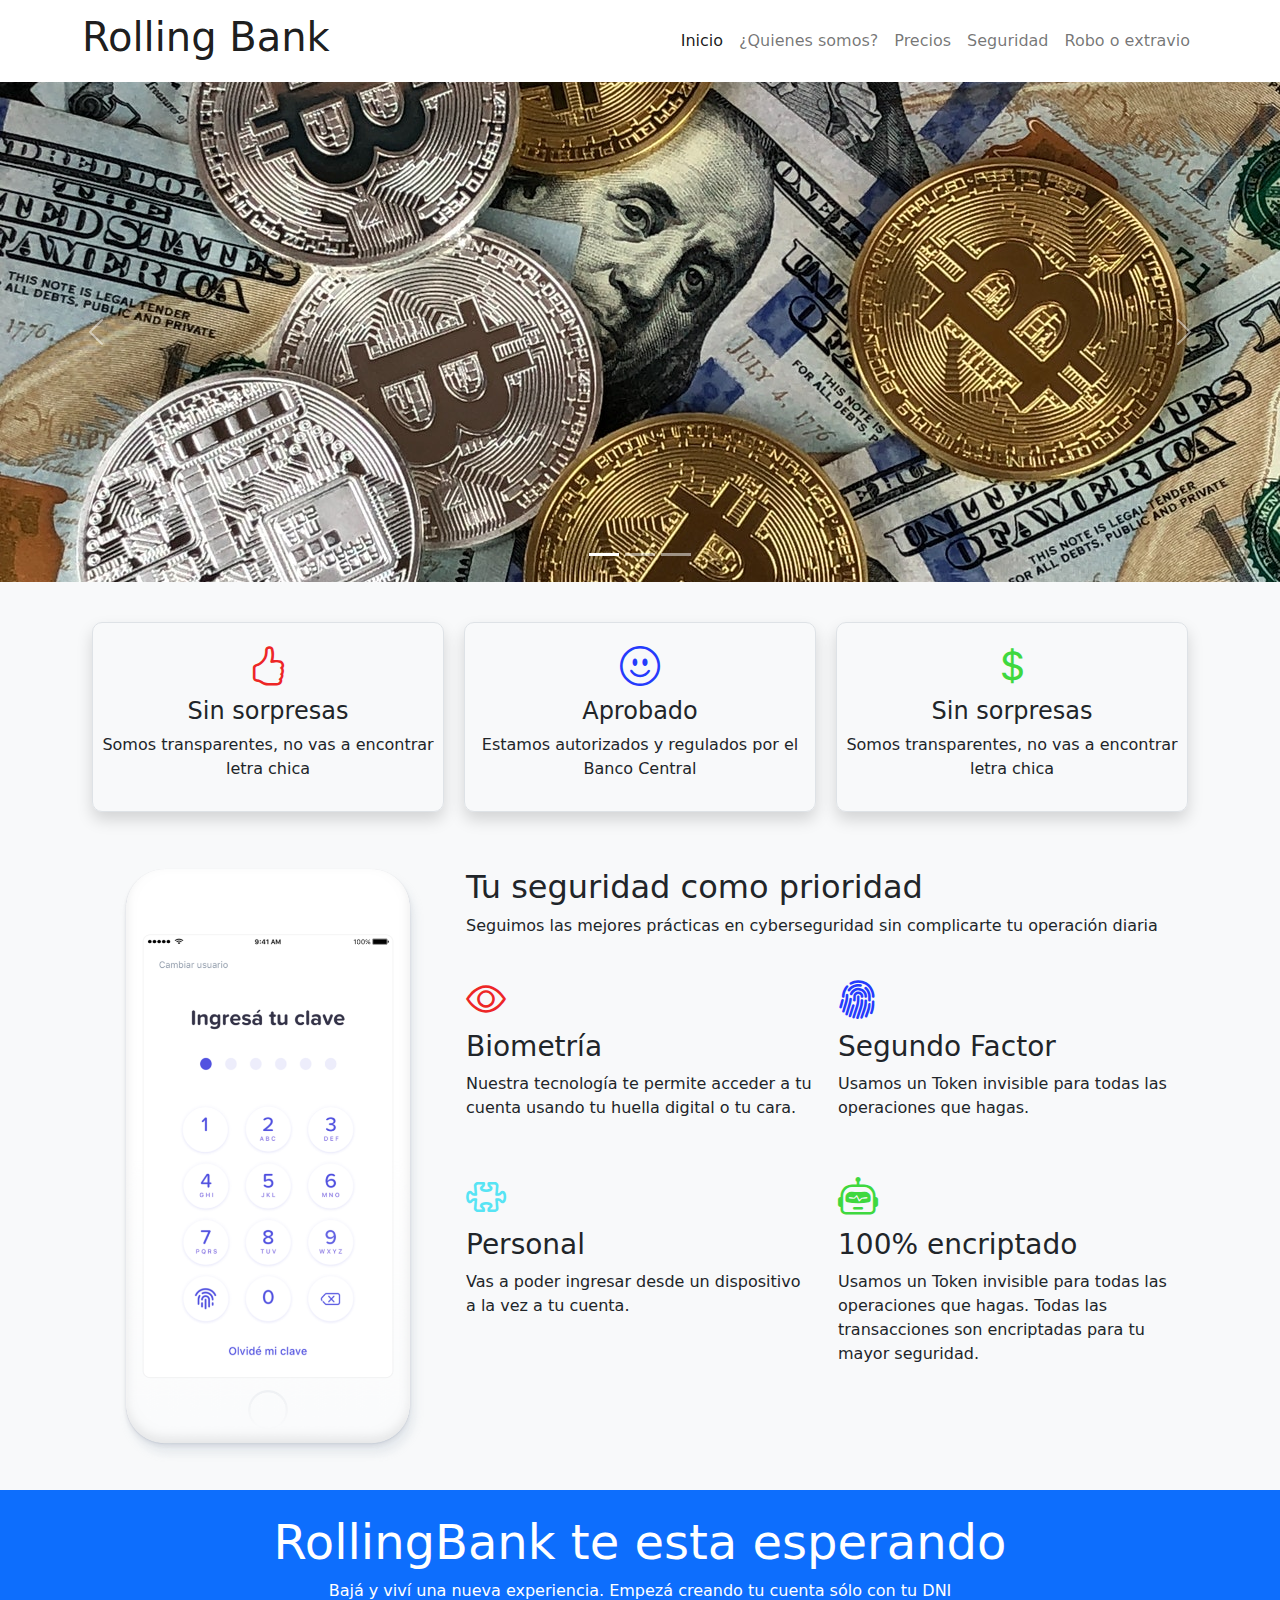
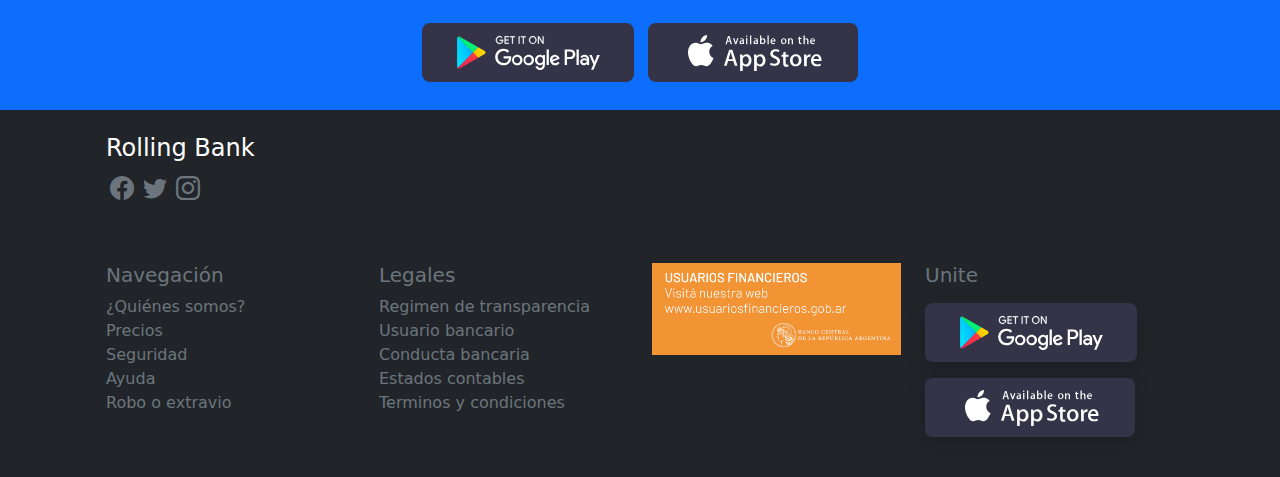
<file: index.html>
<!DOCTYPE html>
<html lang="es">

<head>
    <meta charset="UTF-8">
    <meta http-equiv="X-UA-Compatible" content="IE=edge">
    <meta name="viewport" content="width=device-width, initial-scale=1.0">
    <meta name="author" content="Rodrigo Vizcarra">
    <meta name="description" content="Banco de RollingCode">
    <meta name="keywords" content="Banco, Banco de RollingCode">
    <link rel="stylesheet" href="./css/bootstrap.min.css">
    <link rel="stylesheet" href="https://cdn.jsdelivr.net/npm/bootstrap-icons@1.10.2/font/bootstrap-icons.css">
    <link rel="stylesheet" href="./css/style.css">
    <title>RollingBank</title>
</head>

<body class="bg-light">
    <header>
        <nav class="navbar bg-white  navbar-expand-lg">
            <div class="container">
                <a class="navbar-brand" href="./index.html">
                    <h1>Rolling Bank</h1>
                </a>
                <button class="navbar-toggler" type="button" data-bs-toggle="collapse" data-bs-target="#navItems">
                    <span class="navbar-toggler-icon"></span>
                </button>
                <div id="navItems" class="collapse navbar-collapse">
                    <ul class="navbar-nav ms-auto">
                        <li class="nav-item">
                            <a href="index.html" class="nav-link active">Inicio</a>
                        </li>
                        <li class="nav-item">
                            <a href="./pages/quienesSomos.html" class="nav-link">¿Quienes somos?</a>
                        </li>
                        <li class="nav-item">
                            <a href="./pages/precios.html" class="nav-link">Precios</a>
                        </li>
                        <li class="nav-item">
                            <a href="./pages/Seguridad.html" class="nav-link">Seguridad</a>
                        </li>
                        <li class="nav-item">
                            <a href="./pages/error404.html" class="nav-link">Robo o extravio</a>
                        </li>
                    </ul>
                </div>
            </div>
        </nav>
    </header>

    <main class="container-fluid main">
        <div id="carouselPrincipal" class="carousel slide" data-bs-ride="carousel">
            <div class="carousel-indicators">
              <button type="button" data-bs-target="#carouselPrincipal" data-bs-slide-to="0" class="active" aria-current="carousel" aria-label="Slide 1"></button>
              <button type="button" data-bs-target="#carouselPrincipal" data-bs-slide-to="1" aria-label="Slide 2"></button>
              <button type="button" data-bs-target="#carouselPrincipal" data-bs-slide-to="2" aria-label="Slide 3"></button>
            </div>
            <div class="carousel-inner">
              <div class="carousel-item active">
                <img src="./img/banner/bitcoin.jpg" class="d-block w-100 imgCarousel" alt="Imagen de Bitcoin">
              </div>
              <div class="carousel-item">
                <img src="./img/banner/cajero.jpg" class="d-block w-100 imgCarousel" alt="Imagen de cajero">
              </div>
              <div class="carousel-item">
                <img src="./img/banner/dolar.jpg" class="d-block w-100 imgCarousel" alt="Imagen de dolar">
              </div>
            </div>
            <button class="carousel-control-prev" type="button" data-bs-target="#carouselPrincipal" data-bs-slide="prev">
              <span class="carousel-control-prev-icon" aria-hidden="carousel"></span>
              <span class="visually-hidden">Previous</span>
            </button>
            <button class="carousel-control-next" type="button" data-bs-target="#carouselPrincipal" data-bs-slide="next">
              <span class="carousel-control-next-icon" aria-hidden="carousel"></span>
              <span class="visually-hidden">Next</span>
            </button>
        </div>
        <aside class="container-fluid asideCards">
            <div class="container-fluid container-lg contenedorTarjetas">       
                <section class="tarjetas border d-flex flex-column justify-content-center shadow">
                    <header>
                        <i class="bi bi-hand-thumbs-up icons iconRed"></i>
                        <h4>Sin sorpresas</h4>
                    </header>
                    <p>
                        Somos transparentes, no vas a encontrar letra chica
                    </p>
                </section>
    
                <section class="tarjetas border d-flex flex-column justify-content-center shadow">
                    <header>
                        <i class="bi bi-emoji-smile icons iconBlue"></i>
                        <h4>Aprobado</h4>
                    </header>
                    <p>
                        Estamos autorizados y regulados por el Banco Central
                    </p>
                </section>
                <section class="tarjetas border d-flex flex-column justify-content-center shadow">
                    <header>
                        <i class="bi bi-currency-dollar icons iconGreen"></i>
                        <h4>Sin sorpresas</h4>
                    </header>
                    <p>
                        Somos transparentes, no vas a encontrar letra chica
                    </p>
                </section>    
            </div>
        </aside>
        <div class="container-fluid mb-4">
            <div class="row container-lg mx-auto">
                <div class="containerIphoneImage col-md-4">
                    <img class="iphoneImage" src="./img/iphone-illustration-sec.png" alt="">
                </div>
                <section class="col-md-8 my-3">
                    <header class="row">
                        <h2>Tu seguridad como prioridad</h2>
                        <p>Seguimos las mejores prácticas en cyberseguridad sin complicarte tu operación diaria</p>
                    </header>
                    <div class="row">
                        <section class="col-md-6 col-lg-6 my-3">
                            <i class="bi bi-eye icons iconRed"></i>
                            <h3>Biometría</h3>
                            <p>
                                Nuestra tecnología te permite acceder a tu cuenta usando tu huella digital o tu cara.
                            </p> 
                        </section>
                        <section class="col-md-6 col-lg-6 my-3">
                            <i class="bi bi-fingerprint icons iconBlue"></i>
                            <h3>Segundo Factor</h3>
                            <p>
                                Usamos un Token invisible para todas las operaciones que hagas.
                            </p> 
                        </section>
                        <section class="col-md-6 col-lg-6 my-3">
                            <i class="bi bi-puzzle icons iconSkyBlue"></i>
                            <h3>Personal</h3>
                            <p>
                                Vas a poder ingresar desde un dispositivo a la vez a tu cuenta.
                            </p> 
                        </section>
                        <section class="col-md-6 col-lg-6 my-3">
                            <i class="bi bi-robot icons iconGreen"></i>
                            <h3>100% encriptado</h3>
                            <p>
                                Usamos un Token invisible para todas las operaciones que hagas. Todas las transacciones son encriptadas para tu mayor seguridad.
                            </p> 
                        </section>
                    </div>
                </section>
            </div>
        </div>
        <div class="container-fluid bg-primary text-white py-4">
            <section class=" text-center">
                <h3 class="display-5">RollingBank te esta esperando</h3>
                <p>
                    Bajá y viví una nueva experiencia. Empezá creando tu cuenta sólo con tu DNI 
                </p>
                
                <div>
                    <a href="./pages/error404.html">
                        <img class="p-1" src="./img/google-play-badge-bb.svg" alt="">
                    </a>
                    <a href="./pages/error404.html">
                        <img class="p-1" src="./img/badge-apple-store.svg" alt="">
                    </a>
                </div>
            </section> 
        </div>
    </main>
    <footer class="container-fluid bg-dark text-secondary">
        <section class="container row py-4 p-md-4 mx-auto">
            <h4 class="d-inline"><a class="text-decoration-none text-white" href="./index.html">Rolling Bank</a></h4>
            <div class="mb-5">
                <a class="ms-1 link-secondary" href="#"><i class="fs-4 bi bi-facebook"></i></a>
                <a class="ms-1 link-secondary" href="#"><i class="fs-4 bi bi-twitter"></i></a>
                <a class="ms-1 link-secondary" href="#"><i class="fs-4 bi bi-instagram"></i></a>
            </div>
            <section class="col-md-6 col-lg-3 py-2">
                <h5>Navegación</h5>
                <ul class="list-unstyled">
                    <li><a class="text-decoration-none text-secondary" href="./pages/quienesSomos.html">¿Quiénes somos?</a></li>
                    <li><a class="text-decoration-none text-secondary" href="./pages/precios.html">Precios</a></li>
                    <li><a class="text-decoration-none text-secondary" href="./pages/Seguridad.html">Seguridad</a></li>
                    <li><a class="text-decoration-none text-secondary" href="./pages/error404.html">Ayuda</a></li>
                    <li><a class="text-decoration-none text-secondary" href="./pages/error404.html">Robo o extravio</a></li>
                </ul>
            </section>
            <section class="col-md-6 col-lg-3 py-2">
                <h5>Legales</h5>
                <ul class="list-unstyled">
                    <li><a class="text-decoration-none text-secondary" href="./pages/error404.html">Regimen de transparencia</a></li>
                    <li><a class="text-decoration-none text-secondary" href="./pages/error404.html">Usuario bancario</a></li>
                    <li><a class="text-decoration-none text-secondary" href="./pages/error404.html">Conducta bancaria</a></li>
                    <li><a class="text-decoration-none text-secondary" href="./pages/error404.html">Estados contables</a></li>
                    <li><a class="text-decoration-none text-secondary" href="./pages/error404.html">Terminos y condiciones</a></li>
                </ul>
            </section>
            <aside class="col-md-6 col-lg-3 py-2">
                <div>
                    <a href="https://www.bcra.gob.ar/bcrayvos/usuarios_financieros.asp">
                        <img class="w-100" src="./img/usuariosfinancieros.png" alt="">
                    </a>
                </div>
            </aside>
            <section class="col-md-6 col-lg-3 py-2">
                <h5>Unite</h5>
                <div>
                    <a href="./pages/error404.html">
                        <img class="my-2 shadow" src="./img/google-play-badge-bb.svg" alt="play store app">
                    </a>
                    <a href="./pages/error404.html">
                        <img class="my-2 shadow" src="./img/badge-apple-store.svg" alt="apple store app">
                    </a>
                </div>
            </section>
        </section>
    </footer>
    <script src="./js/bootstrap.min.js"></script>
</body>
</html>
</file>
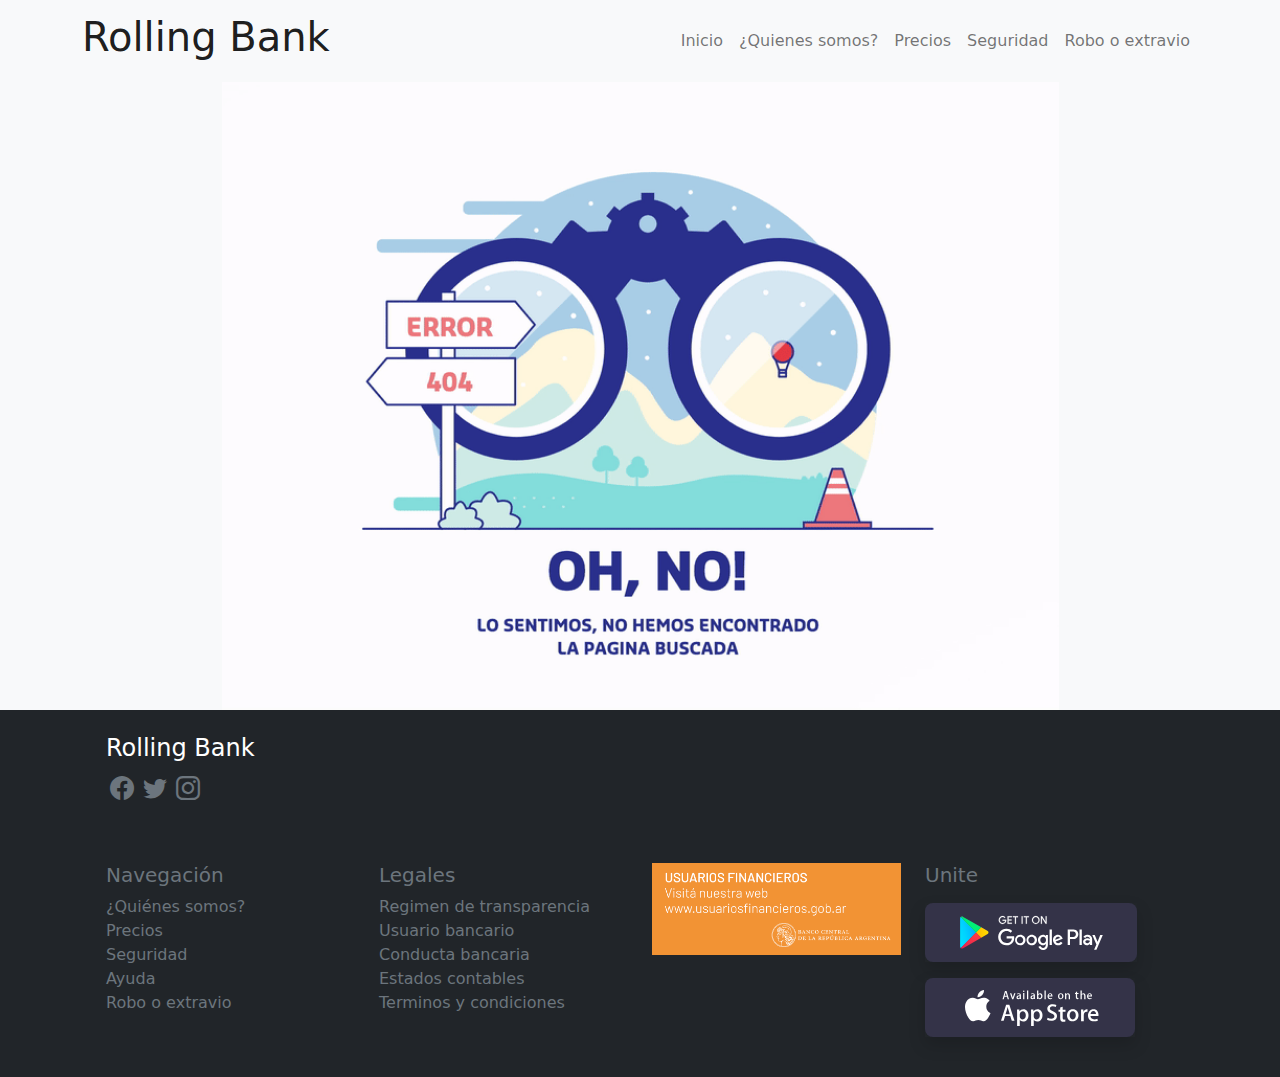
<file: pages/error404.html>
<!DOCTYPE html>
<html lang="es">

<head>
    <meta charset="UTF-8">
    <meta http-equiv="X-UA-Compatible" content="IE=edge">
    <meta name="viewport" content="width=device-width, initial-scale=1.0">
    <meta name="author" content="Rodrigo Vizcarra">
    <meta name="description" content="Banco de RollingCode">
    <meta name="keywords" content="Banco, Banco de RollingCode">
    <link rel="stylesheet" href="../css/style.css">
    <link rel="stylesheet" href="../css/bootstrap.min.css">
    <link rel="stylesheet" href="https://cdn.jsdelivr.net/npm/bootstrap-icons@1.10.2/font/bootstrap-icons.css">
    <title>Error 404</title>
</head>

<body class="bg-light">
    <header>
        <nav class="navbar bg-light  navbar-expand-lg">
            <div class="container">
                <a class="navbar-brand" href="../index.html">
                    <h1>Rolling Bank</h1>
                </a>

                <button class="navbar-toggler" type="button" data-bs-toggle="collapse" data-bs-target="#navItems">
                    <span class="navbar-toggler-icon"></span>
                </button>

                <div id="navItems" class="collapse navbar-collapse">

                    <ul class="navbar-nav ms-auto">

                        <li class="nav-item">
                            <a href="../index.html" class="nav-link">Inicio</a>
                        </li>

                        <li class="nav-item">
                            <a href="../pages/quienesSomos.html" class="nav-link">¿Quienes somos?</a>
                        </li>

                        <li class="nav-item">
                            <a href="../pages/precios.html" class="nav-link">Precios</a>
                        </li>

                        <li class="nav-item">
                            <a href="../pages/Seguridad.html" class="nav-link">Seguridad</a>
                        </li>

                        <li class="nav-item">
                            <a href="../pages/error404.html" class="nav-link">Robo o extravio</a>
                        </li>
                    </ul>

                </div>

            </div>
        </nav>
    </header> 

    <main>
        <div class="container text-center">
            <img class="w-75" src="../img/404.gif" alt="">
        </div>
    </main>

    <footer class="container-fluid bg-dark text-secondary">

        <section class="container row py-4 p-md-4 mx-auto">
            
                <h4 class="d-inline"><a class="text-decoration-none text-white" href="../index.html">Rolling Bank</a></h4>
                <div class="mb-5">
                    <a class="link-secondary ms-1" href="../pages/error404.html"><i class="fs-4 bi bi-facebook"></i></a>
                    <a class="link-secondary ms-1" href="../pages/error404.html"><i class="fs-4 bi bi-twitter"></i></a>
                    <a class="link-secondary ms-1" href="../pages/error404.html"><i class="fs-4 bi bi-instagram"></i></a>
                </div>
         

            <aside class="col-md-6 col-lg-3 py-2">
                <header>
                    <h5>Navegación</h5>
                </header>
                <ul class="list-unstyled">
                    <li><a class="text-decoration-none text-secondary" href="../pages/quienesSomos.html">¿Quiénes somos?</a></li>
                    <li><a class="text-decoration-none text-secondary" href="../pages/precios.html">Precios</a></li>
                    <li><a class="text-decoration-none text-secondary" href="../pages/Seguridad.html">Seguridad</a></li>
                    <li><a class="text-decoration-none text-secondary" href="../pages/error404.html">Ayuda</a></li>
                    <li><a class="text-decoration-none text-secondary" href="../pages/error404.html">Robo o extravio</a></li>
                </ul>
            </aside>
            <aside class="col-md-6 col-lg-3 py-2">
                <header>
                    <h5>Legales</h5>
                </header>
                <ul class="list-unstyled">
                    <li><a class="text-decoration-none text-secondary" href="./error404.html">Regimen de transparencia</a></li>
                    <li><a class="text-decoration-none text-secondary" href="./error404.html">Usuario bancario</a></li>
                    <li><a class="text-decoration-none text-secondary" href="./error404.html">Conducta bancaria</a></li>
                    <li><a class="text-decoration-none text-secondary" href="./error404.html">Estados contables</a></li>
                    <li><a class="text-decoration-none text-secondary" href="./error404.html">Terminos y condiciones</a></li>
                </ul>
            </aside>
            <aside class="col-md-6 col-lg-3 py-2">
                <div>
                    <a href="https://www.bcra.gob.ar/bcrayvos/usuarios_financieros.asp">
                        <img class="w-100" src="../img/usuariosfinancieros.png" alt="">
                    </a>
                </div>
            </aside>
            <aside class="col-md-6 col-lg-3 py-2">
                <header>
                    <h5>Unite</h5>
                </header>
                <div>
                    <a href="./error404.html"><img class="my-2 shadow" src="../img/google-play-badge-bb.svg" alt="play store app"></a>
                    <a href="./error404.html"><img class="my-2 shadow" src="../img/badge-apple-store.svg" alt="apple store app"></a>
                </div>
            </aside>

        </section>

    </footer>
    <script src="../js/bootstrap.min.js"></script>
</body>
</file>
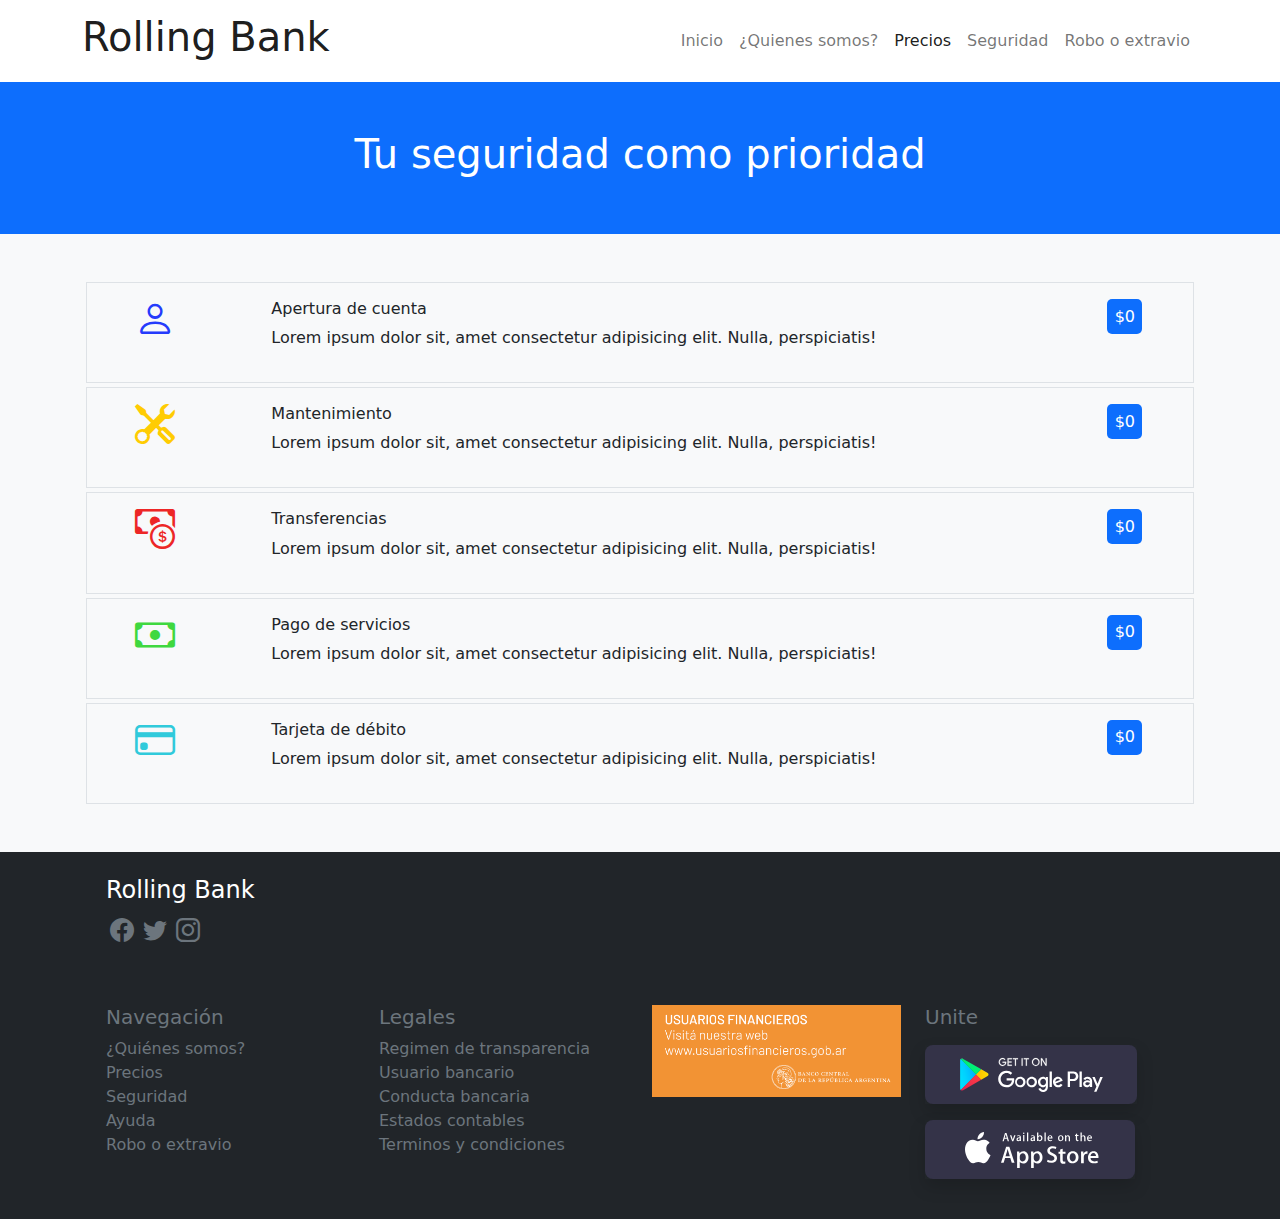
<file: pages/precios.html>
<!DOCTYPE html>
<html lang="es">

<head>
    <meta charset="UTF-8">
    <meta http-equiv="X-UA-Compatible" content="IE=edge">
    <meta name="viewport" content="width=device-width, initial-scale=1.0">
    <meta name="author" content="Rodrigo Vizcarra">
    <meta name="description" content="Banco de RollingCode">
    <meta name="keywords" content="Banco, Banco de RollingCode">
    <link rel="stylesheet" href="../css/style.css">
    <link rel="stylesheet" href="../css/bootstrap.min.css">
    <link rel="stylesheet" href="https://cdn.jsdelivr.net/npm/bootstrap-icons@1.10.2/font/bootstrap-icons.css">
    <title>Precios</title>
</head>

<body class="bg-light">
    <header>
        <nav class="navbar bg-white  navbar-expand-lg">
            <div class="container">
                <a class="navbar-brand" href="../index.html">
                    <h1>Rolling Bank</h1>
                </a>
                <button class="navbar-toggler" type="button" data-bs-toggle="collapse" data-bs-target="#navItems">
                    <span class="navbar-toggler-icon"></span>
                </button>
                <div id="navItems" class="collapse navbar-collapse">

                    <ul class="navbar-nav ms-auto">

                        <li class="nav-item">
                            <a href="../index.html" class="nav-link">Inicio</a>
                        </li>

                        <li class="nav-item">
                            <a href="../pages/quienesSomos.html" class="nav-link">¿Quienes somos?</a>
                        </li>

                        <li class="nav-item">
                            <a href="../pages/precios.html" class="nav-link active">Precios</a>
                        </li>

                        <li class="nav-item">
                            <a href="../pages/Seguridad.html" class="nav-link">Seguridad</a>
                        </li>

                        <li class="nav-item">
                            <a href="../pages/error404.html" class="nav-link">Robo o extravio</a>
                        </li>
                    </ul>

                </div>
            </div>
        </nav>
    </header>
    <main>
        <section class="py-5 mb-5 text-white bg-primary text-center">
            <h1>Tu seguridad como prioridad</h1>
        </section>

        <div class="container mb-5">
            <div class="col m-1 py-3 border d-flex justify-content-between">
                <div class="col-2 d-flex justify-content-center pe-md-5">
                    <i class="bi bi-person iconBlue fs-1 d-flex"></i>
                </div>
                <section class="col-8 ">
                    <h4 class="fs-6">Apertura de cuenta</h4>
                    <p>
                        Lorem ipsum dolor sit, amet consectetur adipisicing elit. Nulla, perspiciatis!
                    </p>
                </section>

                <div class="col-2  text-center contenedorPrecio d-flex justify-content-center ps-md-5">
                    <p class="botonPrecio bg-primary text-white d-flex align-items-center justify-content-center">
                        $0
                    </p>
                </div>
            </div>
            <div class="col m-1 py-3 border d-flex justify-content-between">
                <div class="col-2 d-flex justify-content-center pe-md-5">
                    <i class="bi bi-tools iconYellow fs-1 d-flex"></i>
                </div>
                <section class="col-8 ">
                    <h4 class="fs-6">Mantenimiento</h4>
                    <p>
                        Lorem ipsum dolor sit, amet consectetur adipisicing elit. Nulla, perspiciatis!
                    </p>
                </section>

                <div class="col-2 text-center contenedorPrecio d-flex justify-content-center ps-md-5">
                    <p class="botonPrecio bg-primary text-white d-flex align-items-center justify-content-center">
                        $0
                    </p>
                </div>
            </div>
            <div class="col m-1 py-3 border d-flex justify-content-between">
                <div class="col-2 d-flex justify-content-center pe-md-5">
                    <i class="bi bi-cash-coin iconRed fs-1 d-flex"></i>
                </div>
                <section class="col-8 ">
                    <h4 class="fs-6">Transferencias</h4>
                    <p>
                        Lorem ipsum dolor sit, amet consectetur adipisicing elit. Nulla, perspiciatis!
                    </p>
                </section>

                <div class="col-2 text-center contenedorPrecio d-flex justify-content-center ps-md-5">

                    <p class="botonPrecio bg-primary text-white d-flex align-items-center justify-content-center">
                        $0
                    </p>

                </div>
            </div>
            <div class="col m-1 py-3 border d-flex justify-content-between">
                <div class="col-2 d-flex justify-content-center pe-md-5">
                    <i class="bi bi-cash iconGreen fs-1 d-flex"></i>
                </div>
                <section class="col-8 ">
                    <h4 class="fs-6">Pago de servicios</h4>
                    <p>
                        Lorem ipsum dolor sit, amet consectetur adipisicing elit. Nulla, perspiciatis!
                    </p>
                </section>
                <div class="col-2 text-center contenedorPrecio d-flex justify-content-center ps-md-5">

                    <p class="botonPrecio bg-primary text-white d-flex align-items-center justify-content-center">
                        $0
                    </p>

                </div>
            </div>
            <div class="col m-1 py-3 border d-flex justify-content-between">
                <div class="col-2 d-flex justify-content-center pe-md-5">
                    <i class="bi bi-credit-card iconSkyBlueDark fs-1 d-flex"></i>
                </div>
                <section class="col-8">
                    <h4 class="fs-6">Tarjeta de débito</h4>
                    <p>
                        Lorem ipsum dolor sit, amet consectetur adipisicing elit. Nulla, perspiciatis!
                    </p>
                </section>

                <div class="col-2 text-center contenedorPrecio d-flex justify-content-center ps-md-5">

                    <p class="botonPrecio bg-primary text-white d-flex align-items-center justify-content-center">
                        $0
                    </p>
                </div>
            </div>
        </div>
    </main>
    <footer class="bg-dark text-secondary">
        <section class="container row py-4 p-md-4 mx-auto">

            <h4 class="d-inline"><a class="text-decoration-none text-white" href="../index.html">Rolling Bank</a>
            </h4>
            <div class="mb-5">
                <a class="ms-1 link-secondary" href="./error404.html"><i class="fs-4 bi bi-facebook"></i></a>
                <a class="ms-1 link-secondary" href="./error404.html"><i class="fs-4 bi bi-twitter"></i></a>
                <a class="ms-1 link-secondary" href="./error404.html"><i class="fs-4 bi bi-instagram"></i></a>
            </div>

            <aside class="col-md-6 col-lg-3 py-2">
                <div>
                    <h5>Navegación</h5>
                </div>
                <ul class="list-unstyled">
                    <li><a class="text-decoration-none text-secondary" href="">¿Quiénes somos?</a></li>
                    <li><a class="text-decoration-none text-secondary" href="">Precios</a></li>
                    <li><a class="text-decoration-none text-secondary" href="">Seguridad</a></li>
                    <li><a class="text-decoration-none text-secondary" href="">Ayuda</a></li>
                    <li><a class="text-decoration-none text-secondary" href="">Robo o extravio</a></li>
                </ul>
            </aside>
            <aside class="col-md-6 col-lg-3 py-2">
                <div>
                    <h5>Legales</h5>
                </div>
                <ul class="list-unstyled">
                    <li><a class="text-decoration-none text-secondary" href="./error404.html">Regimen de
                            transparencia</a></li>
                    <li><a class="text-decoration-none text-secondary" href="./error404.html">Usuario bancario</a></li>
                    <li><a class="text-decoration-none text-secondary" href="./error404.html">Conducta bancaria</a></li>
                    <li><a class="text-decoration-none text-secondary" href="./error404.html">Estados contables</a></li>
                    <li><a class="text-decoration-none text-secondary" href="./error404.html">Terminos y condiciones</a>
                    </li>
                </ul>
            </aside>
            <aside class="col-md-6 col-lg-3 py-2">
                <div>
                    <a href="https://www.bcra.gob.ar/bcrayvos/usuarios_financieros.asp">
                        <img class="w-100" src="../img/usuariosfinancieros.png" alt="">
                    </a>
                </div>
            </aside>
            <aside class="col-md-6 col-lg-3 py-2">
                <div>
                    <h5>Unite</h5>
                </div>
                <div>
                    <a href="./error404.html">
                        <img class="my-2 shadow" src="../img/google-play-badge-bb.svg" alt="play store app">
                    </a>
                    <a href="./error404.html">
                        <img class="my-2 shadow" src="../img/badge-apple-store.svg" alt="apple store app">
                    </a>
                </div>
            </aside>
        </section>
    </footer>
    <script src="../js/bootstrap.min.js"></script>
</body>
</file>
<file: css/style.css>
:root {
    --color_blue: rgb(37, 59, 252);
    --color_green: rgb(63, 216, 63);
    --color_red: rgb(237, 38, 38);
    --color_skyBlue: rgb(87, 228, 244);
    --color_skyBlueDark: rgb(48, 202, 219);
    --color_yellow: rgb(255, 204, 2);
}


.main {
    padding: 0;
    width: 100%;
}

.imgCarousel {
    height: 250px;
    width: 100%;
    object-fit: cover;
}

.asideCards {
    margin-top: 30px;
    margin-bottom: 30px;
}

.contenedorTarjetas{
    text-align: center;
    display: flex;
    flex-direction: column;
    align-items: center;
}

.tarjetas {
    width: 100%;
    height: 190px;
    border-radius: 10px;
    margin: 10px;
}

.icons {
    font-size: 40px;
}

.iconRed {
    color: var(--color_red);
}

.iconBlue {
    color: var(--color_blue);
}

.iconGreen {
    color: var(--color_green);
}

.iconSkyBlue {
    color: var(--color_skyBlue);
}

.iconSkyBlueDark {
    color: var(--color_skyBlueDark);
}

.iconYellow {
    color: var(--color_yellow);
}

.containerIphoneImage {
    text-align: center;
}

.iphoneImage {
    width: 90%;
}

.botonPrecio {
    width: 28px;
    height: 28px;
    border-radius: 5px;
}


@media screen and (min-width:577px) and (max-width:844px){
    
    .imgCarousel {
        height: 400px;
    }
    .contenedorImagenPrincipal {
        background-image: url(../img/banner/cajero.jpg);
    }

    .contenedorTarjetas {
        display: flex;
        flex-direction: row;
        flex-wrap: wrap;
    }

    .tarjetas {
        width: 45%;
    }

    .iphoneImage {
        width: 90%;
    }
  
}

@media screen and (min-width: 845px){
    .botonPrecio {
        width: 35px;
        height: 35px;
    }

    .imgCarousel {
        height: 500px;
    }
    .contenedorTarjetas {
        flex-wrap: nowrap;
        flex-direction: row;
    }
    .tarjetas {
        width: 33%;

    }
    .iphoneImage {
        width: 90%;

    }

    .tuSeguridadContainer {
        max-width: 1400px;
        margin: 0 auto;
    }
}
</file>
